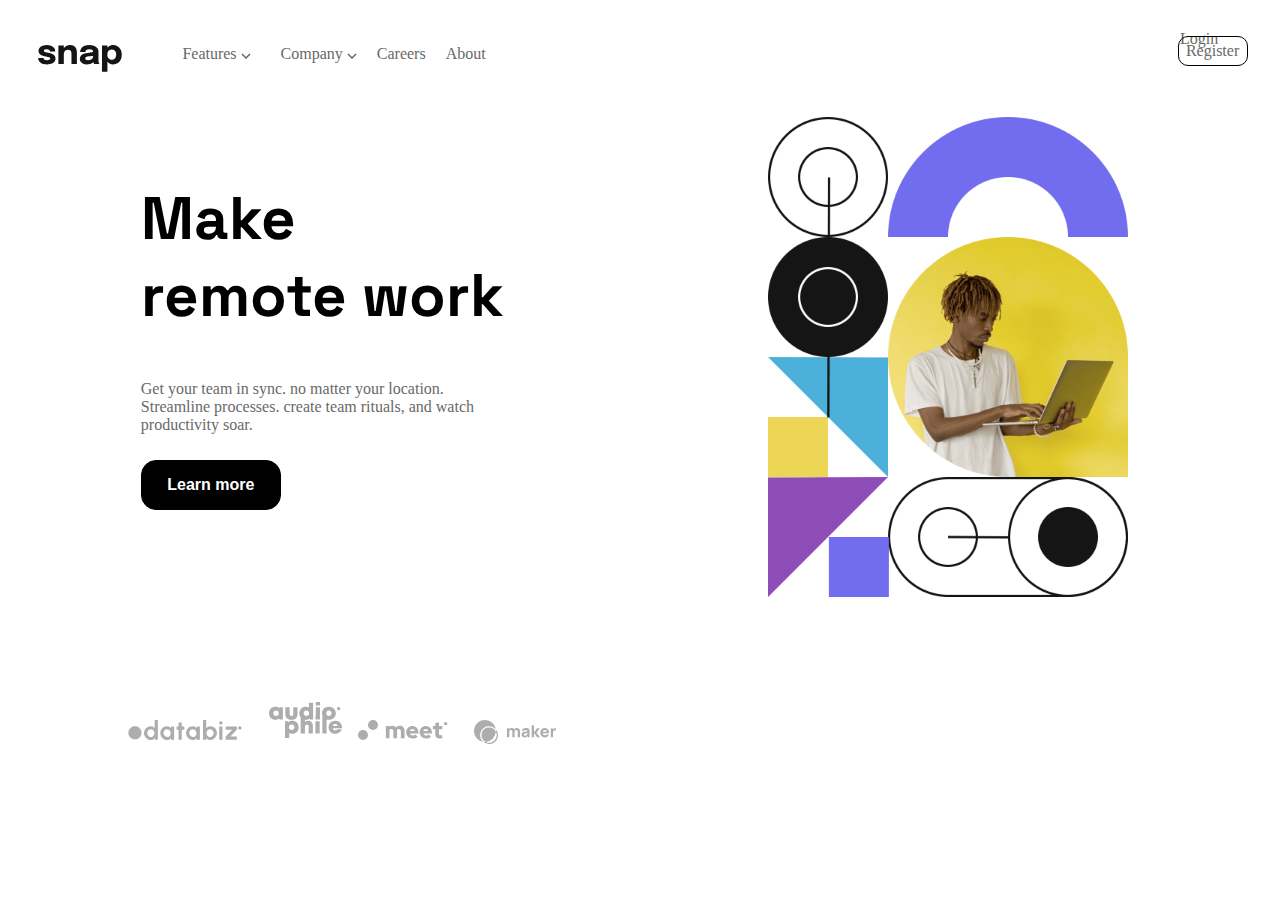
<file: index.html>
<!DOCTYPE html>
<html lang="en">
<head>
    <meta charset="UTF-8">
    <meta name="viewport" content="width=device-width, initial-scale=1.0">
    <title>Intro</title>
    <link rel="stylesheet" href="style.css">
    <link rel="preconnect" href="https://fonts.googleapis.com">
<link rel="preconnect" href="https://fonts.gstatic.com" crossorigin>
<link href="https://fonts.googleapis.com/css2?family=Space+Grotesk:wght@700&display=swap" rel="stylesheet">
<link rel="stylesheet" href="https://fonts.googleapis.com/css2?family=Material+Symbols+Outlined:opsz,wght,FILL,GRAD@20..48,100..700,0..1,-50..200" />
</head>
<body>
    <header>
        <nav>
        <div class="navbar">
            <svg width="84" height="27" xmlns="http://www.w3.org/2000/svg"><path d="M8.852 19.42c-1.108 0-2.175-.128-3.202-.385a9.648 9.648 0 0 1-2.756-1.137c-.811-.502-1.453-1.13-1.925-1.882-.473-.752-.709-1.63-.709-2.633v-.316h5.39v.246c0 .676.3 1.172.901 1.487.601.315 1.415.472 2.441.472a7.08 7.08 0 0 0 1.55-.166c.495-.11.903-.291 1.224-.542.321-.251.482-.569.482-.954 0-.618-.342-1.056-1.024-1.313-.683-.256-1.777-.513-3.282-.77a21.716 21.716 0 0 1-2.59-.595A10.937 10.937 0 0 1 2.938 9.91 5.28 5.28 0 0 1 1.17 8.28C.727 7.622.505 6.82.505 5.875c0-1.26.382-2.322 1.146-3.185.764-.863 1.782-1.517 3.054-1.96C5.977.287 7.377.065 8.905.065c1.458 0 2.818.242 4.078.726 1.26.484 2.28 1.179 3.062 2.083.782.904 1.172 1.992 1.172 3.264v.245H11.88v-.21c0-.467-.149-.846-.446-1.138a2.804 2.804 0 0 0-1.129-.656 4.616 4.616 0 0 0-1.418-.219c-.443 0-.9.05-1.373.149-.473.099-.872.262-1.199.49-.327.227-.49.545-.49.954 0 .396.175.72.525.97.35.252.84.456 1.47.613.63.158 1.36.306 2.188.447.781.128 1.607.306 2.476.533.869.228 1.686.549 2.45.963a5.34 5.34 0 0 1 1.855 1.627c.472.671.709 1.52.709 2.546 0 1.062-.245 1.972-.735 2.73a5.607 5.607 0 0 1-1.987 1.847 10.04 10.04 0 0 1-2.782 1.05c-1.021.227-2.068.341-3.142.341ZM33.48 19V8.92c0-.77-.1-1.473-.298-2.109a2.965 2.965 0 0 0-1.067-1.531c-.513-.385-1.254-.577-2.223-.577-.84 0-1.566.192-2.178.577a3.754 3.754 0 0 0-1.41 1.61c-.326.688-.49 1.482-.49 2.38L24.31 8.185c0-1.61.35-3.022 1.05-4.235a7.627 7.627 0 0 1 2.844-2.853C29.398.41 30.726.066 32.183.066c1.53 0 2.786.306 3.772.919.986.612 1.721 1.464 2.205 2.555.484 1.09.726 2.365.726 3.824V19H33.48Zm-13.09 0V.415h5.425V19h-5.425Zm28.389.385c-1.354 0-2.558-.216-3.614-.648-1.056-.431-1.881-1.055-2.476-1.872-.595-.817-.893-1.808-.893-2.975 0-1.318.362-2.392 1.085-3.22.724-.828 1.683-1.461 2.879-1.899a15.898 15.898 0 0 1 3.894-.866c2.041-.198 3.45-.38 4.226-.542.776-.164 1.164-.45 1.164-.858V6.47c0-.688-.33-1.23-.989-1.627-.66-.397-1.578-.595-2.756-.595-1.249 0-2.202.224-2.861.673-.66.45-.99 1.135-.99 2.056H42.11c0-1.493.406-2.753 1.217-3.78.81-1.026 1.91-1.805 3.298-2.336 1.389-.53 2.958-.796 4.708-.796 1.633 0 3.144.248 4.532.744 1.389.496 2.506 1.24 3.352 2.231.845.992 1.268 2.252 1.268 3.78v8.032c0 .479.015.937.044 1.374.03.438.096.837.201 1.199.117.408.263.747.438 1.015.175.268.32.455.437.56h-5.337a3.723 3.723 0 0 1-.376-.508 3.962 3.962 0 0 1-.43-.892 7.195 7.195 0 0 1-.305-1.234 9.674 9.674 0 0 1-.097-1.461l1.12.77c-.326.77-.854 1.432-1.583 1.986-.73.554-1.593.98-2.59 1.278-.998.297-2.074.446-3.23.446Zm1.452-4.06a6.14 6.14 0 0 0 2.389-.464A4.104 4.104 0 0 0 54.43 13.4c.467-.665.7-1.534.7-2.608V8.92l1.348 1.313c-.77.28-1.66.51-2.669.69-1.01.182-2.015.324-3.019.43-1.19.116-2.08.317-2.668.603-.59.286-.884.767-.884 1.444 0 .642.25 1.123.752 1.444.502.32 1.249.481 2.24.481Zm13.742 11.323V.415h5.442v26.233h-5.442Zm11.182-7.228a7.325 7.325 0 0 1-4.042-1.181c-1.225-.788-2.205-1.85-2.94-3.185-.735-1.336-1.103-2.838-1.103-4.507v-.28l2.345-.052v.21c0 .863.21 1.619.63 2.266.42.648.963 1.146 1.628 1.496.665.35 1.359.526 2.082.526 1.19 0 2.226-.412 3.106-1.234.881-.823 1.322-2.109 1.322-3.859s-.438-3.025-1.313-3.824c-.875-.799-1.913-1.199-3.115-1.199-.723 0-1.417.173-2.082.517a4.308 4.308 0 0 0-1.628 1.461c-.42.63-.63 1.383-.63 2.257l-2.345-.14c0-1.68.368-3.164 1.103-4.453.735-1.29 1.715-2.307 2.94-3.054a7.619 7.619 0 0 1 4.042-1.12c1.505 0 2.911.37 4.218 1.111 1.306.741 2.365 1.823 3.176 3.247.81 1.423 1.216 3.155 1.216 5.197 0 2.135-.396 3.932-1.19 5.39-.793 1.458-1.843 2.558-3.15 3.299a8.51 8.51 0 0 1-4.27 1.111Z" fill="#151515"/></svg>
            <div class="navhead">
                <div class="menu">
                    <span class="material-symbols-outlined">menu</span>
                </div>
                <div class="features">
                    <a>Features</a> <svg width="10" height="6" xmlns="http://www.w3.org/2000/svg"><path stroke="#686868" stroke-width="1.5" fill="none" d="m1 1 4 4 4-4"/></svg>
                    <div class="main-content">
                        <a><svg width="14" height="16" xmlns="http://www.w3.org/2000/svg"><path d="M14 3v12a1 1 0 0 1-1 1H1a1 1 0 0 1-1-1V3a1 1 0 0 1 1-1h1V1a1 1 0 1 1 2 0v1h2V1a1 1 0 1 1 2 0v1h2V1a1 1 0 0 1 2 0v1h1a1 1 0 0 1 1 1Zm-2 3H2v1h10V6Zm0 3H2v1h10V9Zm0 3H2v1h10v-1Z" fill="#726CEE"/></svg>Todo List</a> <br>
                        <a><svg width="16" height="16" xmlns="http://www.w3.org/2000/svg"><path d="M12.667 8.667h-4v4h4v-4ZM11.334 0v1.333H4.667V0h-2v1.333h-1C.75 1.333 0 2.083 0 3v11.333C0 15.25.75 16 1.667 16h12.667C15.25 16 16 15.25 16 14.333V3c0-.917-.75-1.667-1.666-1.667h-1V0h-2Zm3 14.333H1.667V5.5h12.667v8.833Z" fill="#4BB1DA"/></svg>Calendar</a> <br>
                        <a><svg width="13" height="17" xmlns="http://www.w3.org/2000/svg"><path d="M6.408 13.916c-3.313 0-6-1.343-6-3 0-.612.371-1.18 1-1.654V7.916a5 5 0 0 1 3.041-4.6 2 2 0 0 1 3.507-1.664 2 2 0 0 1 .411 1.664 5.002 5.002 0 0 1 3.041 4.6v1.346c.629.474 1 1.042 1 1.654 0 1.657-2.687 3-6 3Zm0 1c.694 0 1.352-.066 1.984-.16.004.054.016.105.016.16a2 2 0 0 1-4 0c0-.055.012-.106.016-.16.633.094 1.29.16 1.984.16Z" fill="#EDD556"/></svg>Reminder</a> <br>
                        <a><svg width="16" height="16" xmlns="http://www.w3.org/2000/svg"><path d="M8 0a8 8 0 1 1 0 16A8 8 0 0 1 8 0Zm0 2.133a5.867 5.867 0 1 0 0 11.734A5.867 5.867 0 0 0 8 2.133ZM8 3.2a4.8 4.8 0 1 1 0 9.6 4.8 4.8 0 0 1 0-9.6Zm-.533 2.667a.533.533 0 0 0-.534.533v2.133c0 .295.24.534.534.534h3.2a.533.533 0 0 0 0-1.067H8V6.4a.533.533 0 0 0-.533-.533Z" fill="#8E4CB6"/></svg>Planning</a>

                        
                    </div>
                </div>
                <div class="company">
                    <a>Company</a> <svg width="10" height="6" xmlns="http://www.w3.org/2000/svg"><path stroke="#686868" stroke-width="1.5" fill="none" d="m1 1 4 4 4-4"/></svg>
                    <div class="main-content1">
                        <a>History</a><br>
                        <a>Our Team</a><br>
                        <a>Blog</a>
                    </div>
                </div>
                <div class="careers">
                    <a>Careers</a>
                </div>
                <div class="about">
                    <a>About</a>
                </div>
        </div>
        </div>
        <div class="login">
            <span>Login</span>
        </div>
        </div>
        <div class="register">
            <span>Register</span>
        </div>
    </header>
    <main>
        <div class="img">
            <img src="image-hero-desktop.png" alt="">
        </div>
    </nav>
    </main>
    <main>
        <div class="content">
            <div class="first">
                <a>Make</a>
            </div>
            <div class="second">
                <span>remote work</span>
            </div>
            <div class="third">
                <p>Get your team in sync. no matter your location. Streamline processes. create team rituals, and watch productivity soar.</p>
            </div>
            <div class="learn">
                <span>Learn more</span>
            </div>
        </div>
        <div class="four">
            <svg width="114" height="20" xmlns="http://www.w3.org/2000/svg"><path d="M22.887 20c.838 0 1.576-.183 2.213-.55a4.977 4.977 0 0 0 1.584-1.429v1.638h3.195V0h-3.195v8.191A4.848 4.848 0 0 0 25.1 6.756c-.637-.362-1.375-.544-2.213-.544-.951 0-1.842.18-2.67.538-.83.358-1.561.854-2.194 1.487a6.996 6.996 0 0 0-1.486 2.196A6.68 6.68 0 0 0 16 13.106c0 .953.179 1.844.537 2.674.358.83.853 1.562 1.486 2.195a6.989 6.989 0 0 0 2.193 1.488c.83.358 1.72.537 2.671.537Zm.04-3.08a3.42 3.42 0 0 1-1.827-.511 3.826 3.826 0 0 1-1.827-3.303c0-.708.166-1.35.498-1.926a3.9 3.9 0 0 1 1.322-1.383 3.379 3.379 0 0 1 1.834-.518c.672 0 1.272.17 1.8.511.528.341.94.802 1.237 1.383.297.581.445 1.225.445 1.933 0 .7-.148 1.34-.445 1.92a3.53 3.53 0 0 1-1.23 1.383c-.524.34-1.127.511-1.807.511ZM39.294 20c.794 0 1.486-.181 2.075-.544a4.375 4.375 0 0 0 1.434-1.422l.13 1.625h3.209V6.553h-3.195l.144 1.678a5.992 5.992 0 0 0-1.748-1.468c-.685-.385-1.464-.577-2.337-.577-.934 0-1.807.175-2.619.524a6.818 6.818 0 0 0-2.147 1.455c-.62.62-1.1 1.341-1.44 2.163a6.81 6.81 0 0 0-.511 2.634 6.935 6.935 0 0 0 2.042 4.967 7.16 7.16 0 0 0 2.24 1.52c.846.368 1.754.551 2.723.551Zm.091-3.08a3.51 3.51 0 0 1-1.813-.498 4.227 4.227 0 0 1-1.395-1.33 4.049 4.049 0 0 1-.654-1.842c-.061-.734.057-1.4.353-1.998a3.592 3.592 0 0 1 1.264-1.435 3.3 3.3 0 0 1 1.853-.538 3.32 3.32 0 0 1 1.794.498c.532.332.968.776 1.309 1.33.34.555.541 1.173.602 1.855.053.725-.054 1.387-.32 1.986a3.384 3.384 0 0 1-1.172 1.435c-.516.358-1.122.537-1.82.537Zm14.378 2.74V9.75h2.54V6.553h-2.54V2.438h-3.195v4.115H48.63v3.198h1.938v9.908h3.195Zm11.273.34c.795 0 1.486-.181 2.076-.544a4.375 4.375 0 0 0 1.433-1.422l.131 1.625h3.208V6.553H68.69l.145 1.678a5.992 5.992 0 0 0-1.749-1.468c-.685-.385-1.464-.577-2.337-.577-.934 0-1.807.175-2.619.524a6.818 6.818 0 0 0-2.147 1.455c-.62.62-1.1 1.341-1.44 2.163a6.81 6.81 0 0 0-.51 2.634 6.935 6.935 0 0 0 2.042 4.967 7.16 7.16 0 0 0 2.239 1.52c.847.368 1.754.551 2.723.551Zm.092-3.08a3.51 3.51 0 0 1-1.814-.498 4.227 4.227 0 0 1-1.394-1.33 4.049 4.049 0 0 1-.655-1.842c-.06-.734.057-1.4.354-1.998a3.592 3.592 0 0 1 1.263-1.435 3.3 3.3 0 0 1 1.853-.538 3.32 3.32 0 0 1 1.794.498c.532.332.969.776 1.31 1.33.34.555.54 1.173.602 1.855.052.725-.055 1.387-.321 1.986a3.384 3.384 0 0 1-1.172 1.435c-.515.358-1.122.537-1.82.537ZM81.993 20c.96 0 1.857-.18 2.69-.537a6.968 6.968 0 0 0 3.687-3.696 6.774 6.774 0 0 0 .536-2.687c0-1.267-.31-2.423-.93-3.467a7.027 7.027 0 0 0-2.5-2.496c-1.048-.62-2.209-.93-3.483-.93-.82 0-1.547.185-2.18.556a5.15 5.15 0 0 0-1.591 1.448V0h-3.195v19.66h3.195v-1.665a5.15 5.15 0 0 0 1.59 1.448c.634.371 1.36.557 2.18.557Zm-.04-3.093c-.663 0-1.256-.17-1.78-.511a3.53 3.53 0 0 1-1.231-1.383 4.187 4.187 0 0 1-.445-1.933c0-.69.148-1.326.445-1.907a3.58 3.58 0 0 1 1.23-1.39 3.164 3.164 0 0 1 1.782-.517c.672 0 1.287.17 1.846.511.558.341 1.004.802 1.335 1.383.332.58.498 1.221.498 1.92 0 .708-.166 1.35-.498 1.927a3.88 3.88 0 0 1-1.329 1.382 3.435 3.435 0 0 1-1.852.518ZM92.874 4.6c.463 0 .854-.155 1.173-.465.318-.31.478-.701.478-1.173 0-.463-.16-.852-.478-1.166a1.604 1.604 0 0 0-1.172-.472c-.463 0-.856.157-1.179.472a1.563 1.563 0 0 0-.484 1.166c0 .472.161.863.484 1.173.323.31.716.465 1.179.465Zm19 5c.463 0 .854-.155 1.173-.465.318-.31.478-.701.478-1.173 0-.463-.16-.852-.478-1.166a1.604 1.604 0 0 0-1.172-.472c-.463 0-.856.157-1.179.472a1.563 1.563 0 0 0-.484 1.166c0 .472.161.863.484 1.173.323.31.716.465 1.179.465ZM6.979 19.324c1.835 0 3.385-.616 4.65-1.846 1.264-1.23 1.896-2.782 1.896-4.654 0-1.838-.632-3.38-1.897-4.628-1.264-1.248-2.814-1.872-4.65-1.872-1.835 0-3.393.624-4.675 1.872C1.021 9.444.38 10.986.38 12.824c0 1.872.64 3.423 1.922 4.654 1.282 1.23 2.84 1.846 4.676 1.846Zm87.48.335V6.553h-3.195V19.66h3.195Zm14.399 0v-3.198h-6.573l6.573-6.71V6.553H97.675v3.198h6.586l-6.586 6.71v3.198h11.182Z" fill="#ADADAD"/></svg>
        </div>
        <div class="five">
            <svg width="73" height="36" xmlns="http://www.w3.org/2000/svg"><path d="M6.476 17.85c1.434 0 2.715-.47 3.726-1.287l.364.87h3.289V5.126h-3.17l-.436.952C9.23 5.238 7.93 4.754 6.476 4.754 2.699 4.754 0 7.467 0 11.28c0 3.825 2.7 6.571 6.476 6.571Zm.568-3.754c-1.593 0-2.764-1.2-2.764-2.807 0-1.598 1.161-2.797 2.764-2.797 1.594 0 2.765 1.2 2.765 2.797 0 1.607-1.171 2.807-2.765 2.807Zm15.422 3.754c3.648 0 6.078-2.243 6.078-5.687V5.138H24.29v6.84c0 1.286-.687 2.064-1.824 2.064-1.136 0-1.837-.765-1.837-2.064v-6.84h-4.254v7.025c0 3.444 2.443 5.687 6.091 5.687Zm14.361.013c1.439 0 2.72-.488 3.725-1.33l.401.914h3.148V.694h-4.205v4.895a5.78 5.78 0 0 0-3.069-.854c-3.79 0-6.489 2.732-6.489 6.557 0 3.826 2.7 6.571 6.49 6.571Zm.57-3.754c-1.594 0-2.765-1.21-2.765-2.816 0-1.608 1.17-2.817 2.764-2.817 1.594 0 2.765 1.21 2.765 2.817 0 1.607-1.171 2.816-2.765 2.816ZM50.99 3.598V0H46.8v3.598h4.19Zm.032 13.848V5.138H46.77v12.308h4.254Zm8.88.404c4.014 0 6.925-2.755 6.925-6.558 0-3.815-2.911-6.557-6.924-6.557-4.027 0-6.925 2.742-6.925 6.557 0 3.803 2.898 6.558 6.925 6.558Zm9.76-9.573c.463 0 .853-.156 1.172-.466.318-.31.478-.7.478-1.173 0-.463-.16-.852-.478-1.166A1.604 1.604 0 0 0 69.663 5c-.463 0-.856.157-1.179.472A1.563 1.563 0 0 0 68 6.638c0 .472.161.863.484 1.173.323.31.716.466 1.179.466Zm-9.76 5.765c-1.55 0-2.663-1.122-2.663-2.75 0-1.627 1.113-2.748 2.664-2.748 1.55 0 2.663 1.131 2.663 2.749 0 1.627-1.112 2.749-2.663 2.749Zm-39.676 21.86v-4.846a5.789 5.789 0 0 0 3.01.817c3.777 0 6.476-2.735 6.476-6.57 0-3.835-2.7-6.558-6.475-6.558-1.468 0-2.775.506-3.79 1.381l-.533-.977h-2.893v16.753h4.205Zm2.442-7.783c-1.594 0-2.765-1.2-2.765-2.816 0-1.617 1.171-2.817 2.765-2.817 1.593 0 2.764 1.2 2.764 2.817 0 1.617-1.18 2.816-2.764 2.816Zm13.25 3.338v-6.573c0-1.58.802-2.49 2.09-2.49 1.11 0 1.61.724 1.61 2.144v6.919h4.253v-7.412c0-3.19-1.822-5.26-4.657-5.26a5.28 5.28 0 0 0-3.297 1.174v-5.255h-4.253v16.753h4.253Zm14.718-13.849V14.01h-4.189v3.598h4.189Zm.033 13.849V19.148h-4.254v12.309h4.254Zm6.929 0V14.704h-4.254v16.753H57.6Zm8.664.404c3.099 0 5.597-1.755 6.466-4.564h-4.233c-.409.72-1.24 1.154-2.233 1.154-1.343 0-2.243-.73-2.52-2.142h9.17c.055-.38.087-.752.087-1.122 0-3.611-2.756-6.442-6.737-6.442-3.876 0-6.708 2.775-6.708 6.548 0 3.76 2.855 6.568 6.708 6.568Zm2.547-7.9h-4.993c.344-1.222 1.206-1.894 2.446-1.894 1.284 0 2.173.664 2.547 1.894Z" fill="#ADADAD"/></svg>
        </div>
        <div class="six">
            <svg width="90" height="20" xmlns="http://www.w3.org/2000/svg"><path d="M5 10a5 5 0 1 1 0 10 5 5 0 0 1 0-10ZM15 0a5 5 0 1 1 0 10 5 5 0 0 1 0-10Zm16.515 18.34V9.964c.226-.293.5-.513.824-.66.324-.146.689-.22 1.095-.22.587 0 1.058.205 1.412.614.353.408.53.945.53 1.608v7.034h3.658v-7.543a7.069 7.069 0 0 0-.045-.787c.241-.293.527-.52.858-.683.331-.162.7-.242 1.107-.242.587 0 1.057.204 1.411.613.354.408.53.945.53 1.608v7.034h3.659v-7.543c0-1.435-.433-2.615-1.299-3.54-.865-.926-1.976-1.389-3.33-1.389-.783 0-1.506.147-2.168.44a4.968 4.968 0 0 0-1.716 1.25 4.316 4.316 0 0 0-1.524-1.239 4.504 4.504 0 0 0-2.021-.45c-.557 0-1.088.084-1.592.254-.505.17-.967.424-1.389.763V6.1h-3.658v12.24h3.658Zm23.168.231c.993 0 1.885-.146 2.675-.44.79-.292 1.562-.763 2.315-1.41l-2.416-2.199c-.286.293-.632.52-1.039.683a3.63 3.63 0 0 1-1.355.243c-.692 0-1.294-.182-1.806-.544a3.22 3.22 0 0 1-1.13-1.4h8.514v-.926a7.74 7.74 0 0 0-.452-2.672c-.301-.825-.719-1.531-1.253-2.117A5.875 5.875 0 0 0 56.828 6.4a5.71 5.71 0 0 0-2.416-.509c-.873 0-1.69.162-2.45.486a6.032 6.032 0 0 0-1.976 1.342 6.357 6.357 0 0 0-1.321 2.025 6.418 6.418 0 0 0-.486 2.487c0 .88.17 1.709.508 2.488a6.378 6.378 0 0 0 1.378 2.024 6.268 6.268 0 0 0 2.066 1.343 6.717 6.717 0 0 0 2.552.485Zm2.167-7.682h-4.99c.18-.617.49-1.095.926-1.434.436-.34.956-.51 1.558-.51.587 0 1.103.178 1.547.533.444.355.764.825.96 1.411Zm11.268 7.682c.994 0 1.885-.146 2.676-.44.79-.292 1.562-.763 2.314-1.41l-2.416-2.199c-.286.293-.632.52-1.039.683a3.63 3.63 0 0 1-1.354.243c-.693 0-1.295-.182-1.807-.544a3.22 3.22 0 0 1-1.129-1.4h8.513v-.926a7.74 7.74 0 0 0-.452-2.672c-.3-.825-.718-1.531-1.253-2.117A5.875 5.875 0 0 0 70.263 6.4a5.71 5.71 0 0 0-2.416-.509c-.873 0-1.69.162-2.45.486a6.032 6.032 0 0 0-1.976 1.342 6.357 6.357 0 0 0-1.32 2.025 6.418 6.418 0 0 0-.486 2.487c0 .88.17 1.709.508 2.488a6.378 6.378 0 0 0 1.377 2.024 6.268 6.268 0 0 0 2.066 1.343 6.717 6.717 0 0 0 2.552.485Zm2.168-7.682h-4.99c.18-.617.489-1.095.925-1.434.437-.34.956-.51 1.558-.51.587 0 1.103.178 1.547.533.444.355.764.825.96 1.411Zm11.335 7.613c.346 0 .775-.035 1.287-.104a7.37 7.37 0 0 0 1.265-.266V15.1c-.301.092-.58.158-.836.196a5.456 5.456 0 0 1-.813.058c-.587 0-.997-.112-1.23-.335-.234-.224-.35-.606-.35-1.146v-4.65h3.342V6.1h-3.342V2.143l-3.658.81V6.1H74.87v3.123h2.416v5.392c0 1.28.365 2.248 1.095 2.904.73.655 1.81.983 3.24.983Zm6.042-13.225c.462 0 .853-.156 1.172-.466.318-.31.478-.7.478-1.173 0-.463-.16-.852-.478-1.166A1.604 1.604 0 0 0 87.663 2c-.463 0-.856.157-1.179.472A1.563 1.563 0 0 0 86 3.638c0 .472.161.863.484 1.173.323.31.716.466 1.179.466Z" fill="#ADADAD" fill-rule="evenodd"/></svg>
        </div>
        <div class="seven">
            <svg width="83" height="24" xmlns="http://www.w3.org/2000/svg"><path d="M35.276 17.143V11.76c0-.51.141-.925.424-1.246.282-.321.656-.482 1.123-.482.488 0 .87.164 1.148.49.277.326.415.783.415 1.37v5.25h2.238V11.76c0-.34.065-.64.194-.9.129-.261.308-.464.539-.61.23-.145.502-.218.814-.218.489 0 .871.164 1.148.49.277.326.416.783.416 1.37v5.25h2.238V11.3c0-.971-.26-1.757-.778-2.358-.518-.6-1.285-.9-2.3-.9-.592 0-1.131.13-1.616.39-.486.26-.873.624-1.16 1.09l.062-.096-.037-.07a2.632 2.632 0 0 0-.687-.768l-.145-.103c-.447-.296-1.02-.444-1.716-.444-.609 0-1.159.134-1.65.403-.327.18-.61.401-.848.666l-.102.12v-.975h-1.975v8.887h2.255Zm15.305.247c.768 0 1.403-.133 1.905-.4.39-.206.76-.514 1.109-.921l.014-.018v1.092h1.958v-5.431c0-.406-.016-.773-.049-1.103a2.653 2.653 0 0 0-.313-.987 2.61 2.61 0 0 0-1.382-1.25c-.609-.242-1.306-.363-2.09-.363-1.07 0-1.915.23-2.534.691a3.434 3.434 0 0 0-1.268 1.794l2.025.642c.142-.406.392-.688.748-.848.357-.159.7-.238 1.029-.238.592 0 1.015.123 1.267.37.177.173.292.414.345.724l.015.116-.357.053-.366.055-.353.052c-.576.085-1.091.174-1.547.267-.455.094-.847.2-1.176.321-.478.176-.858.394-1.14.654-.283.261-.487.561-.613.901a3.22 3.22 0 0 0-.19 1.128c0 .493.114.945.342 1.353.228.409.562.735 1.004.98.442.244.98.366 1.617.366Zm.477-1.761c-.258 0-.48-.039-.666-.115a.953.953 0 0 1-.432-.334.89.89 0 0 1-.153-.522c0-.148.032-.283.095-.403.063-.121.162-.232.296-.334.135-.101.312-.196.531-.284.192-.07.414-.137.667-.197.252-.06.584-.128.995-.202.257-.046.564-.1.92-.16l.03-.004v.007a15.73 15.73 0 0 1-.014.333l-.01.186c-.02.321-.086.603-.202.844-.06.126-.174.282-.341.469a2.32 2.32 0 0 1-.675.498c-.282.145-.63.218-1.04.218Zm8.92 1.514v-4.279l3.077 4.279h2.913l-3.423-4.444 3.21-4.443H62.99l-3.012 4.279V5.294h-2.271l-.017 11.849h2.288Zm14.968-3.818c.093-1.075-.017-2.01-.33-2.806-.312-.796-.795-1.413-1.448-1.852-.652-.438-1.445-.658-2.378-.658-.877 0-1.654.199-2.328.597a4.192 4.192 0 0 0-1.589 1.674c-.384.719-.576 1.564-.576 2.535 0 .888.197 1.677.589 2.365a4.244 4.244 0 0 0 1.63 1.621c.693.393 1.495.589 2.406.589.856 0 1.644-.225 2.366-.675a3.937 3.937 0 0 0 1.584-1.893l-2.239-.641c-.164.362-.403.639-.715.83-.313.193-.689.289-1.128.289-.696 0-1.224-.227-1.584-.68-.248-.313-.411-.716-.488-1.21l-.012-.085h6.24Zm-2.265-1.662h-3.915l.016-.076c.077-.323.191-.6.345-.83l.08-.11c.359-.464.92-.696 1.682-.696.653 0 1.123.199 1.411.597.177.244.3.585.368 1.022l.013.093Zm6.37 5.48V12.6c0-.34.047-.646.14-.918a2.02 2.02 0 0 1 .412-.707c.181-.2.403-.361.667-.482.263-.126.558-.201.884-.226.327-.025.613.001.86.078v-2.09a4.173 4.173 0 0 0-.806-.02c-.27.019-.53.065-.782.14a2.869 2.869 0 0 0-.7.308c-.28.164-.515.373-.707.625a3.2 3.2 0 0 0-.212.316l-.035.063V8.256h-1.975v8.887h2.255ZM10.972 0c5.466 0 9.999 3.997 10.834 9.228A8.914 8.914 0 0 1 9.228 21.805C3.998 20.97 0 16.438 0 10.971 0 4.912 4.912 0 10.97 0Zm4.099 6.171a8.914 8.914 0 0 0-5.842 15.634 11.095 11.095 0 0 0 2.639.102 7.543 7.543 0 0 1 3.226-14.364 7.55 7.55 0 0 1 6.813 4.322 10.972 10.972 0 0 1-10.04 10.042 7.543 7.543 0 0 0 10.04-10.042 11.052 11.052 0 0 0-.1-2.637 8.892 8.892 0 0 0-6.736-3.057Z" fill="#ADADAD"/></svg>
        </div>
    </main>
</body>
</html>
</file>
<file: style.css>
*{
    margin: 0;
    padding: 0;
    box-sizing: border-box;
}
nav{
    height: 100;
    width: 10vh;
}
.navbar{
    
    display: flex;
    position: absolute;
    top: 5%;
    left: 3%;
    gap: 60px;
    max-width: 720;
}
.menu{
    display: none;
}
.navhead{
    color: hsl(0, 0%, 41%);
    display: flex;
}
.features
{
    position: relative;
    /* right: 10px; */
    cursor: pointer;
    /* border: 1px solid red; */
}
.main-content{
    width: 80px;
    border: 1px solid black;
    display: none;
    position: relative;
    right: 20px;
    background-color: #fff;
    z-index: 999;
    box-shadow: 0px 8px 16px 0px rgba(0, 0, 0, 0.2);
    cursor: pointer;
    /* padding: 10px; */
}
.features:hover .main-content{
    display: block;
}
.company{
    cursor: pointer;
    position: relative;
    left: 30px;
}
.main-content1{
    width: 80px;
    border: 0.7px solid black;
    display: none;
    position: absolute;
    background-color: #fff;
    z-index: 999;
    box-shadow: 0px 8px 16px 0px rgba(0, 0, 0, 0.2);
    cursor: pointer;
    /* padding: 10px; */
}
.company:hover .main-content1{
    display: block;
}
.careers{
    position: relative;
    left: 50px;
}
.about{
    position: relative;
    left: 70px;
    cursor: pointer;
}

.login{
    color: hsl(0, 0%, 41%);
    position: relative;
    top: 30px;
    left: 1180px;
    cursor: pointer;
}
.register{
    color: hsl(0, 0%, 41%);
    position: absolute;
    top: 4%;
    left: 92%;
    border: 0.5px solid black;
    width: 70px;
    height: 30px;
    display: flex;
    align-items: center;
    justify-content: center;
    border-radius: 10px;
    cursor: pointer;
}
.img
{
    width: 400px;
    object-fit: cover;
    position: absolute;
    top: 13%;
    left: 60%;
}
.img > img{
    width: 90%;
    height: 100%;
}
.content{
    height: 400px;
    width: 370px;
    /* border: 1px solid black; */
    position: absolute;
    top: 20%;
    left: 11%;
}
.first{
    font-size: 60px;
    font-weight: bold;
    font-family: 'Space Grotesk', sans-serif;
}
.second
{
    font-size: 60px;
    font-weight: bold;
    font-family: 'Space Grotesk', sans-serif;
}
.third{
    color: hsl(0, 0%, 41%);
    position: absolute;
    top: 50%;
}
.learn{
    height: 50px;
    width: 140px;
    position: absolute;
    top: 70%;
    border: 1px solid black;
    display: flex;
    align-items: center;
    justify-content: center;
    border-radius: 15px;
    background-color: black;
    color: white;
    font-family: 'Roboto', sans-serif;
    font-weight: 700;
    cursor: pointer;
}
.four{
    position: absolute;
    top: 80%;
    left: 10%;
}
.five{
    position: absolute;
    top: 78%;
    left: 21%;
}
.six{
    position: absolute;
    top: 80%;
    left: 28%;
}
.seven{
    position: absolute;
    top: 80%;
    left: 37%;
}
@media screen and (max-width: 425px) {
    body{
        width: 100%;
        height: 100vh;
        /* border: 1px solid red; */
    }
    .navbar svg{
        /* border: 1px solid black; */
    }
    .navhead{
        border: 1px solid red;
        display: none;
    }
    .login{
        display: none;
    }
    .register{
        display: none;
    }
    .menu{
        position: absolute;
        top: 5%;

    }
    .content{
        position: absolute;
        top: 60%;
    }
    main img{
        /* border: 1px solid red; */
        width: 100%;
        position: relative;
        right: 200px;
    }
    .four{
        position: relative;
        top: 1050px;
        right: 20px;
    }
    .five{
        position: relative;
        top: 1020px;
        left: 165px;
    }
    .six{
        position: relative;
        top: 985px;
        left: 250px;
    }
    .seven{
        position: relative;
        top: 960px;
        left: 345px;
    }
}
</file>
